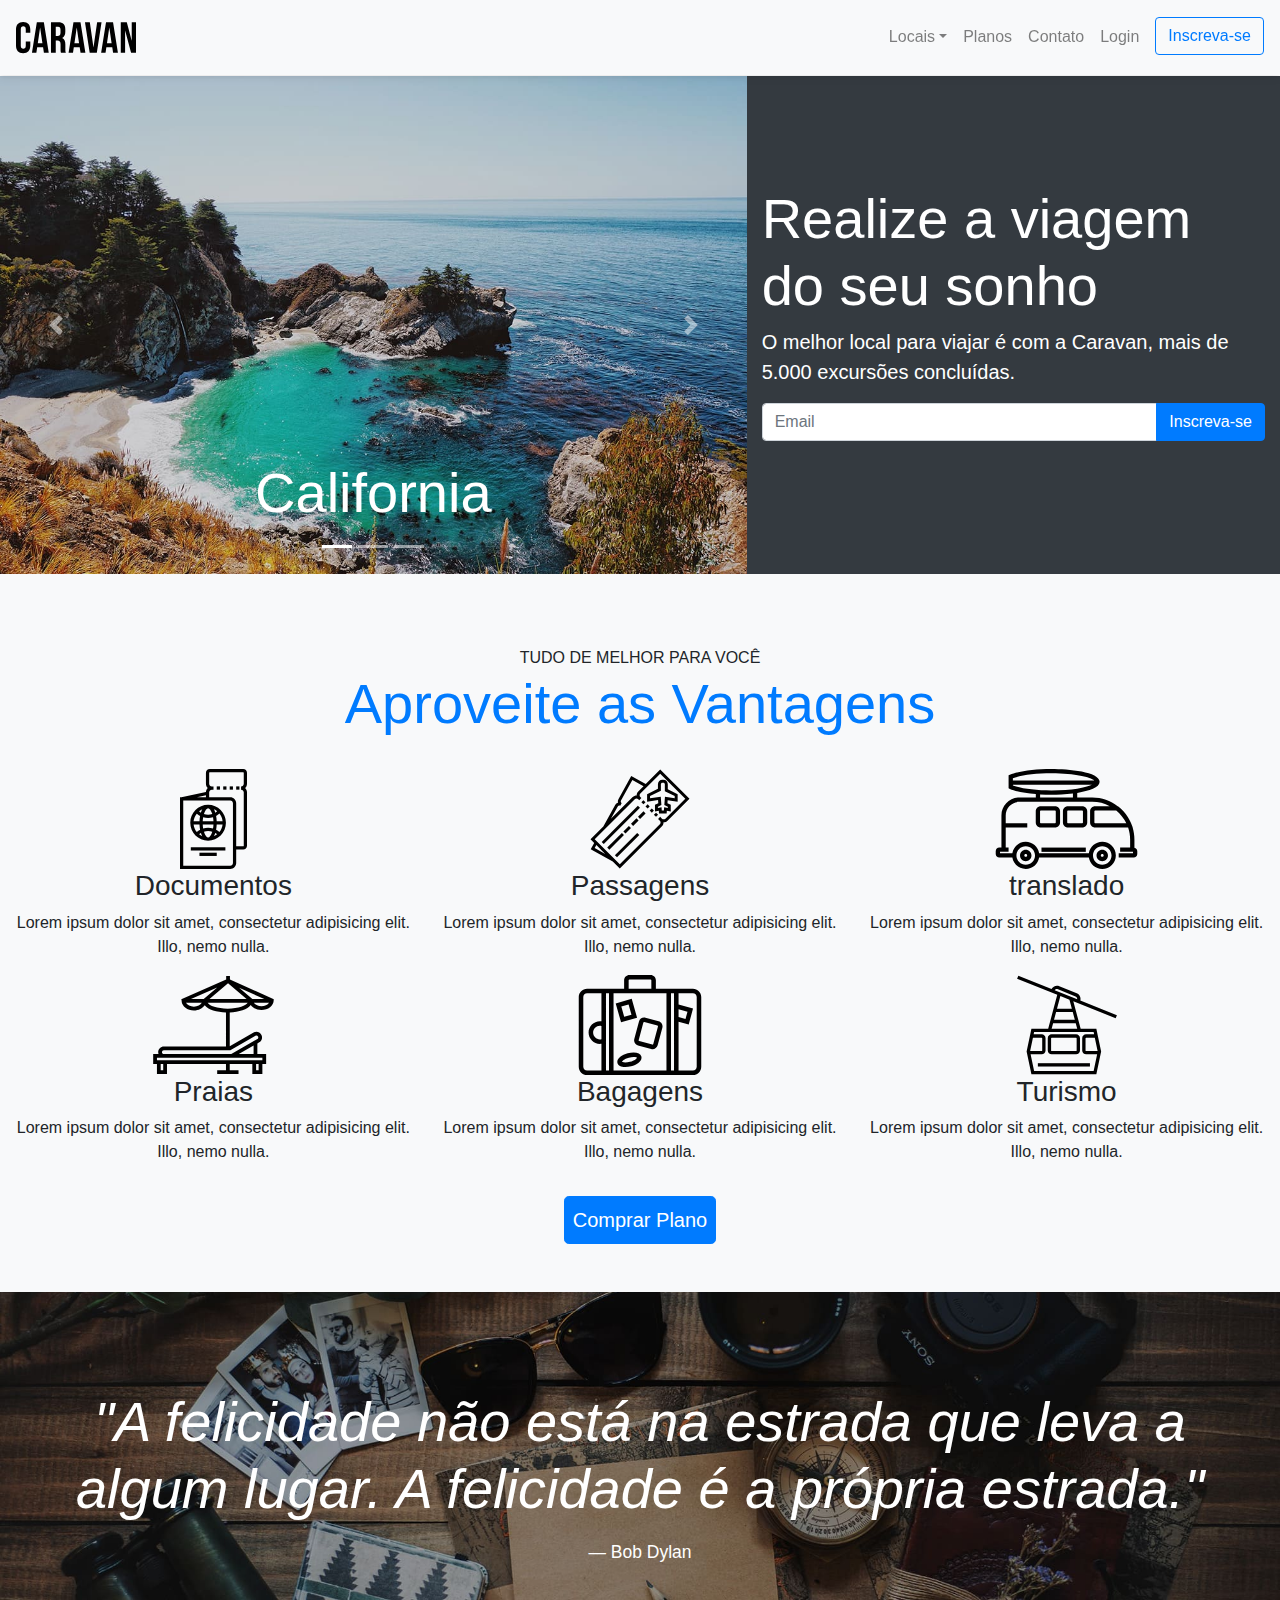
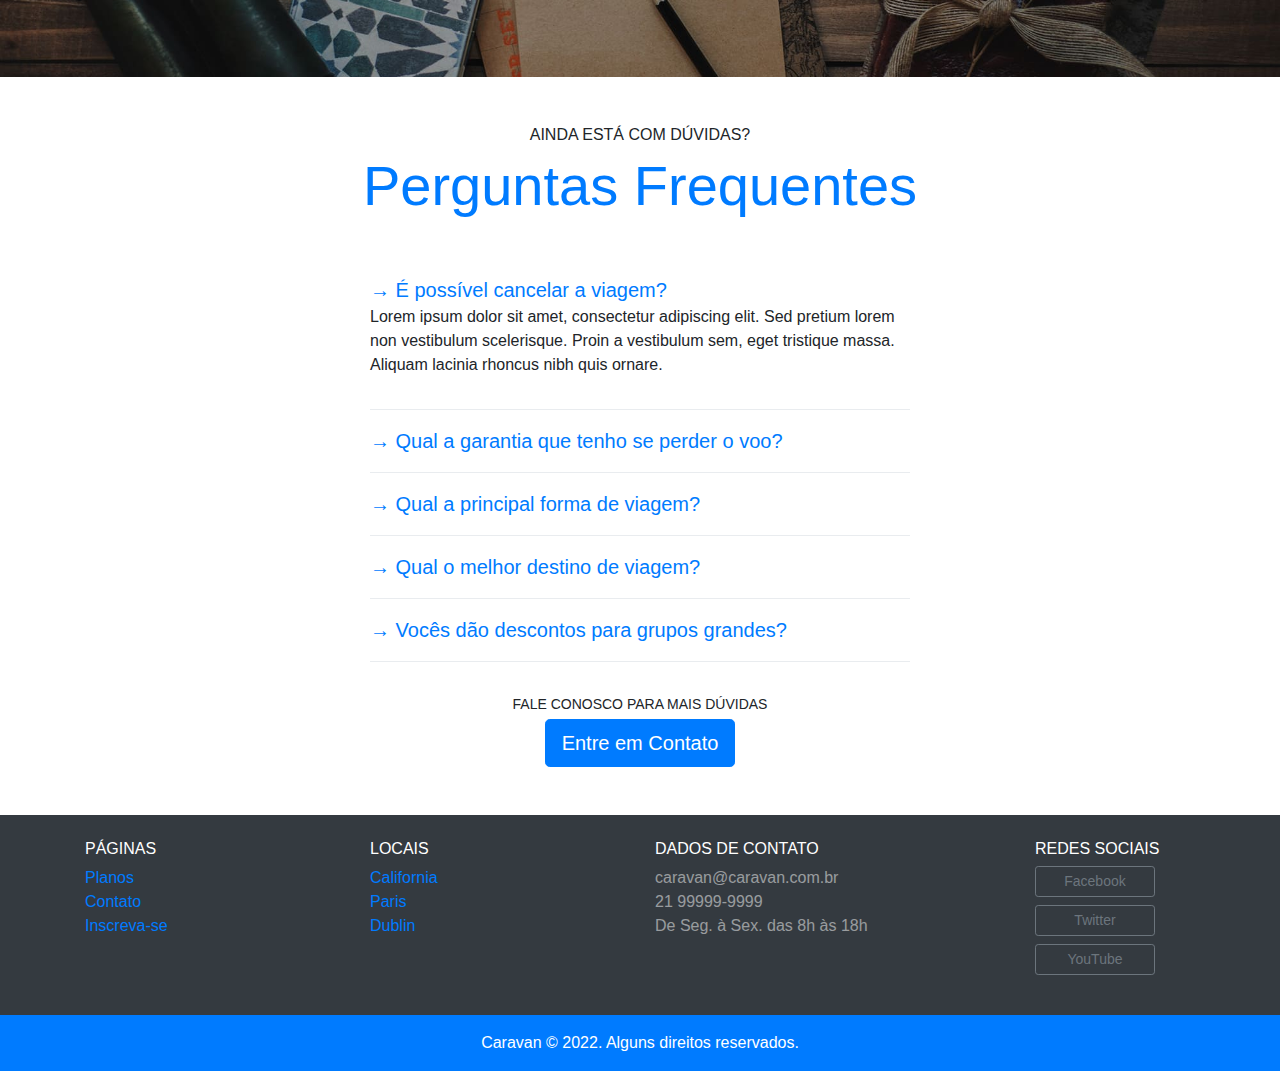
<file: index.html>
<!DOCTYPE html>
<html lang="pt-br">

<head>
  <meta charset="UTF-8">
  <meta http-equiv="X-UA-Compatible" content="IE=edge">
  <meta name="viewport" content="width=device-width, initial-scale=1.0">
  <link rel="stylesheet" href="css/bootstrap.css">
  <link rel="stylesheet" href="css/style.css">
  <link rel="shortcut icon" href="img/favicon.ico" type="image/x-icon">
  <title>Caravan</title>
</head>

<body>

  <header>
    <!-- Modal do login -->
    <div class="modal fade" id="staticBackdrop" data-backdrop="static" data-keyboard="false" tabindex="-1"
      aria-labelledby="staticBackdropLabel" aria-hidden="true">
      <div class="modal-dialog">
        <div class="modal-content">
          <div class="modal-header">
            <h5 class="modal-title" id="staticBackdropLabel">Entre na Sua Conta</h5>
            <button type="button" class="close" data-dismiss="modal" aria-label="Close">
              <span aria-hidden="true">&times;</span>
            </button>
          </div>
          <form class="m-3">
            <div class="form-group">
              <label for="exampleInputEmail1">Email</label>
              <input type="email" class="form-control" id="exampleInputEmail1" aria-describedby="emailHelp">
            </div>
            <div class="form-group">
              <label for="exampleInputPassword1">Senha</label>
              <input type="password" class="form-control" id="exampleInputPassword1">
              <small id="emailHelp" class="form-text text-muted">Esqueceu a senha? <a href="#">Clique aqui.</a></small>
            </div>
            <button type="submit" class="btn btn-primary">Entrar na Conta</button>
          </form>
        </div>
      </div>
    </div>

    <nav class="navbar navbar-expand-md navbar-light bg-light fixed-top py-3 box-shadow">
      <a class="navbar-brand" href="index.html"><img src="img/caravan.svg" alt=""></a>
      <button class="navbar-toggler" type="button" data-toggle="collapse" data-target="#navbarSupportedContent"
        aria-controls="navbarSupportedContent" aria-expanded="false" aria-label="Toggle navigation">
        <span class="navbar-toggler-icon"></span>
      </button>

      <div class="collapse navbar-collapse" id="navbarSupportedContent">
        <ul class="navbar-nav ml-auto">
          <li class="nav-item dropdown">
            <a class="nav-link dropdown-toggle" href="local.html" role="button" data-toggle="dropdown"
              aria-expanded="false">Locais</a>
            <div class="dropdown-menu">
              <a class="dropdown-item" href="local.html">California</a>
              <a class="dropdown-item" href="local.html">Paris</a>
              <a class="dropdown-item" href="local.html">Dublin</a>
            </div>
          </li>
          <li class="nav-item">
            <a class="nav-link" href="planos.html">Planos</a>
          </li>
          <li class="nav-item">
            <a class="nav-link" href="contato.html">Contato</a>
          </li>
          <li class="nav-item">
            <a class="nav-link" data-toggle="modal" data-target="#staticBackdrop" href="#">Login</a>
          </li>
          <li class="nav-item">
            <a class="btn btn-outline-primary ml-md-2" href="inscricao.html">Inscreva-se</a>
          </li>
        </ul>
      </div>
    </nav>
  </header>

  <section class="container-fluid">
    <div class="row bg-dark text-white">
      <div class="col-lg-7 p-0">
        <div id="carocelcidade" class="carousel slide" data-ride="carousel">
          <ol class="carousel-indicators">
            <li data-target="#carocelcidade" data-slide-to="0" class="active"></li>
            <li data-target="#carocelcidade" data-slide-to="1"></li>
            <li data-target="#carocelcidade" data-slide-to="2"></li>
          </ol>
          <div class="carousel-inner">
            <div class="carousel-item active">
              <img src="img/california.jpg" class="d-block w-100" alt="Imagem da praia de California">
              <div class="carousel-caption ">
                <h5 class="display-4">California</h5>
              </div>
            </div>
            <div class="carousel-item">
              <img src="img/paris.jpg" class="d-block w-100" alt="Imagem ponto turistico de Paris">
              <div class="carousel-caption ">
                <h5 class="display-4">Paris</h5>
              </div>
            </div>
            <div class="carousel-item">
              <img src="img/dublin.jpg" class="d-block w-100" alt="Imagem das montanhas de Dublin">
              <div class="carousel-caption ">
                <h5 class="display-4">Dublin</h5>
              </div>
            </div>
          </div>
          <button class="carousel-control-prev" type="button" data-target="#carocelcidade" data-slide="prev">
            <span class="carousel-control-prev-icon" aria-hidden="true"></span>
            <span class="sr-only">Previous</span>
          </button>
          <button class="carousel-control-next" type="button" data-target="#carocelcidade" data-slide="next">
            <span class="carousel-control-next-icon" aria-hidden="true"></span>
            <span class="sr-only">Next</span>
          </button>
        </div>
      </div>
      <div class="col-lg-5 m-auto">
        <h1 class="display-4">Realize a viagem do seu sonho</h1>
        <p class="lead">O melhor local para viajar é com a Caravan, mais de 5.000 excursões concluídas.</p>
        <form class="input-group"><input type="text" class="form-control" placeholder="Email" aria-label="Email"
            aria-describedby="button-addon2">
          <div class="input-group-append">
            <button class="btn btn-outline-primary bg-primary text-white mb-4" type="button"
              id="button-addon2">Inscreva-se</button>
          </div>
        </form>
      </div>
    </div>
  </section>

  <section class="container-fluid bg-light text-center py-5">
    <div class="text-center py-4">
      <span class="h6">TUDO DE MELHOR PARA VOCÊ</span>
      <h2 class="display-4 text-primary">Aproveite as Vantagens</h2>
    </div>
    <div class="row">
      <div class="col-xl-4 col-md-6">
        <img src="img/icones/passaporte.svg" style="height: 100px;" alt="Documentos">
        <h3>Documentos</h3>
        <p>Lorem ipsum dolor sit amet, consectetur adipisicing elit. Illo, nemo nulla.</p>
      </div>
      <div class="col-xl-4 col-md-6">
        <img src="img/icones/passagens.svg" style="height: 100px;" alt="Passaporte">
        <h3>Passagens</h3>
        <p>Lorem ipsum dolor sit amet, consectetur adipisicing elit. Illo, nemo nulla.</p>
      </div>
      <div class="col-xl-4 col-md-6">
        <img src="img/icones/translado.svg" style="height: 100px;" alt="translado">
        <h3>translado</h3>
        <p>Lorem ipsum dolor sit amet, consectetur adipisicing elit. Illo, nemo nulla.</p>
      </div>
      <div class="col-xl-4 col-md-6">
        <img src="img/icones/praias.svg" style="height: 100px;" alt="Praias">
        <h3>Praias</h3>
        <p>Lorem ipsum dolor sit amet, consectetur adipisicing elit. Illo, nemo nulla.</p>
      </div>
      <div class="col-xl-4 col-md-6">
        <img src="img/icones/bagagens.svg" style="height: 100px;" alt="bagagens">
        <h3>Bagagens</h3>
        <p>Lorem ipsum dolor sit amet, consectetur adipisicing elit. Illo, nemo nulla.</p>
      </div>
      <div class="col-xl-4 col-md-6">
        <img src="img/icones/turismo.svg" style="height: 100px;" alt="turismo">
        <h3>Turismo</h3>
        <p>Lorem ipsum dolor sit amet, consectetur adipisicing elit. Illo, nemo nulla.</p>
      </div>
    </div>
    <a class="btn btn-primary btn-lg p-2 mt-3" href="planos.html">Comprar Plano</a>
  </section>

  <section id="bg-quote" class="container-fluid text-center text-white p-5">
    <blockquote class="blockquote py-5">
      <p class="display-4"><em>"A felicidade não está na estrada que leva a algum lugar. A felicidade é a própria
          estrada."</em></p>
      <footer class="blockquote-footer text-white">Bob Dylan</footer>
    </blockquote>
  </section>

  <section class="container">
    <div class="my-5 text-center">
      <span class="h6 d-block">AINDA ESTÁ COM DÚVIDAS?</span>
      <h2 class="display-4 text-primary">Perguntas Frequentes</h2>
    </div>
    <div class="row justify-content-center">
      <div class="col-md-6" id="perguntasFrequentes" data-children=".pergunta">
        <div class="pergunta py-2">
          <a class="lead" data-toggle="collapse" href="#pergunta1" aria-expanded="true" aria-controls="pergunta1">→ É
            possível cancelar a viagem?</a>
          <div id="pergunta1" class="collapse show" data-parent="#perguntasFrequentes" role="tabpanel">
            <p>Lorem ipsum dolor sit amet, consectetur adipiscing elit. Sed pretium lorem non vestibulum scelerisque.
              Proin a vestibulum sem, eget tristique massa. Aliquam lacinia rhoncus nibh quis ornare.</p>
          </div>
        </div>
        <div class="dropdown-divider"></div>
        <div class="pergunta py-2">
          <a class="lead" data-toggle="collapse" href="#pergunta2" aria-expanded="true" aria-controls="pergunta2">→ Qual
            a garantia que tenho se perder o voo?</a>
          <div id="pergunta2" class="collapse" data-parent="#perguntasFrequentes" role="tabpanel">
            <p>Lorem ipsum dolor sit amet, consectetur adipiscing elit. Sed pretium lorem non vestibulum scelerisque.
              Proin a vestibulum sem, eget tristique massa. Aliquam lacinia rhoncus nibh quis ornare.</p>
          </div>
        </div>
        <div class="dropdown-divider"></div>
        <div class="pergunta py-2">
          <a class="lead" data-toggle="collapse" href="#pergunta3" aria-expanded="true" aria-controls="pergunta3">→ Qual
            a principal forma de viagem?</a>
          <div id="pergunta3" class="collapse" data-parent="#perguntasFrequentes" role="tabpanel">
            <p>Lorem ipsum dolor sit amet, consectetur adipiscing elit. Sed pretium lorem non vestibulum scelerisque.
              Proin a vestibulum sem, eget tristique massa. Aliquam lacinia rhoncus nibh quis ornare.</p>
          </div>
        </div>
        <div class="dropdown-divider"></div>
        <div class="pergunta py-2">
          <a class="lead" data-toggle="collapse" href="#pergunta4" aria-expanded="true" aria-controls="pergunta4">→ Qual
            o melhor destino de viagem?</a>
          <div id="pergunta4" class="collapse" data-parent="#perguntasFrequentes" role="tabpanel">
            <p>Lorem ipsum dolor sit amet, consectetur adipiscing elit. Sed pretium lorem non vestibulum scelerisque.
              Proin a vestibulum sem, eget tristique massa. Aliquam lacinia rhoncus nibh quis ornare.</p>
          </div>
        </div>
        <div class="dropdown-divider"></div>
        <div class="pergunta py-2">
          <a class="lead" data-toggle="collapse" href="#pergunta5" aria-expanded="true" aria-controls="pergunta5">→
            Vocês dão descontos para grupos grandes?</a>
          <div id="pergunta5" class="collapse" data-parent="#perguntasFrequentes" role="tabpanel">
            <p>Lorem ipsum dolor sit amet, consectetur adipiscing elit. Sed pretium lorem non vestibulum scelerisque.
              Proin a vestibulum sem, eget tristique massa. Aliquam lacinia rhoncus nibh quis ornare.</p>
          </div>
        </div>
        <div class="dropdown-divider"></div>
      </div>
    </div>
    <div class="text-center my-4">
      <p class="small m-1">FALE CONOSCO PARA MAIS DÚVIDAS</p>
      <a class="btn btn-primary btn-lg" href="contato.html">Entre em Contato</a>
    </div>
  </section>

  <footer class="bg-dark text-white mt-5">
    <div class="container py-4">
      <div class="row">
        <div class="col-md-3 col-6">
          <h6>PÁGINAS</h6>
          <ul class="list-unstyled">
            <li><a href="#">Planos</a></li>
            <li><a href="#">Contato</a></li>
            <li><a href="#">Inscreva-se</a></li>
          </ul>
        </div>
        <div class="col-md-3 col-6">
          <h6>LOCAIS</h6>
          <ul class="list-unstyled">
            <li><a href="#">California</a></li>
            <li><a href="#">Paris</a></li>
            <li><a href="#">Dublin</a></li>
          </ul>
        </div>
        <div class="col-md-4">
          <h6>DADOS DE CONTATO</h6>
          <ul class="list-unstyled text-white-50">
            <li>caravan@caravan.com.br</li>
            <li>21 99999-9999</li>
            <li>De Seg. à Sex. das 8h às 18h</li>
          </ul>
        </div>
        <div class="col-md-2">
          <h6>REDES SOCIAIS</h6>
          <ul class="list-unstyled">
            <li><button type="button" class="btn btn-outline-secondary btn-sm mb-2"
                style="width: 120px;">Facebook</button></li>
            <li><button type="button" class="btn btn-outline-secondary btn-sm mb-2"
                style="width: 120px;">Twitter</button></li>
            <li><button type="button" class="btn btn-outline-secondary btn-sm" style="width: 120px;">YouTube</button>
            </li>
          </ul>
        </div>
      </div>
    </div>
    <div>
      <p class="bg-primary py-3 mb-0 text-center">Caravan © 2022. Alguns direitos reservados.</p>
    </div>
  </footer>

  <script src="js/jquery.js"></script>
  <script src="js/bootstrap.bundle.js"></script>
  <script src="js/bootstrap.min.js"></script>
  <script src="js/app.js"></script>
</body>

</html>
</file>
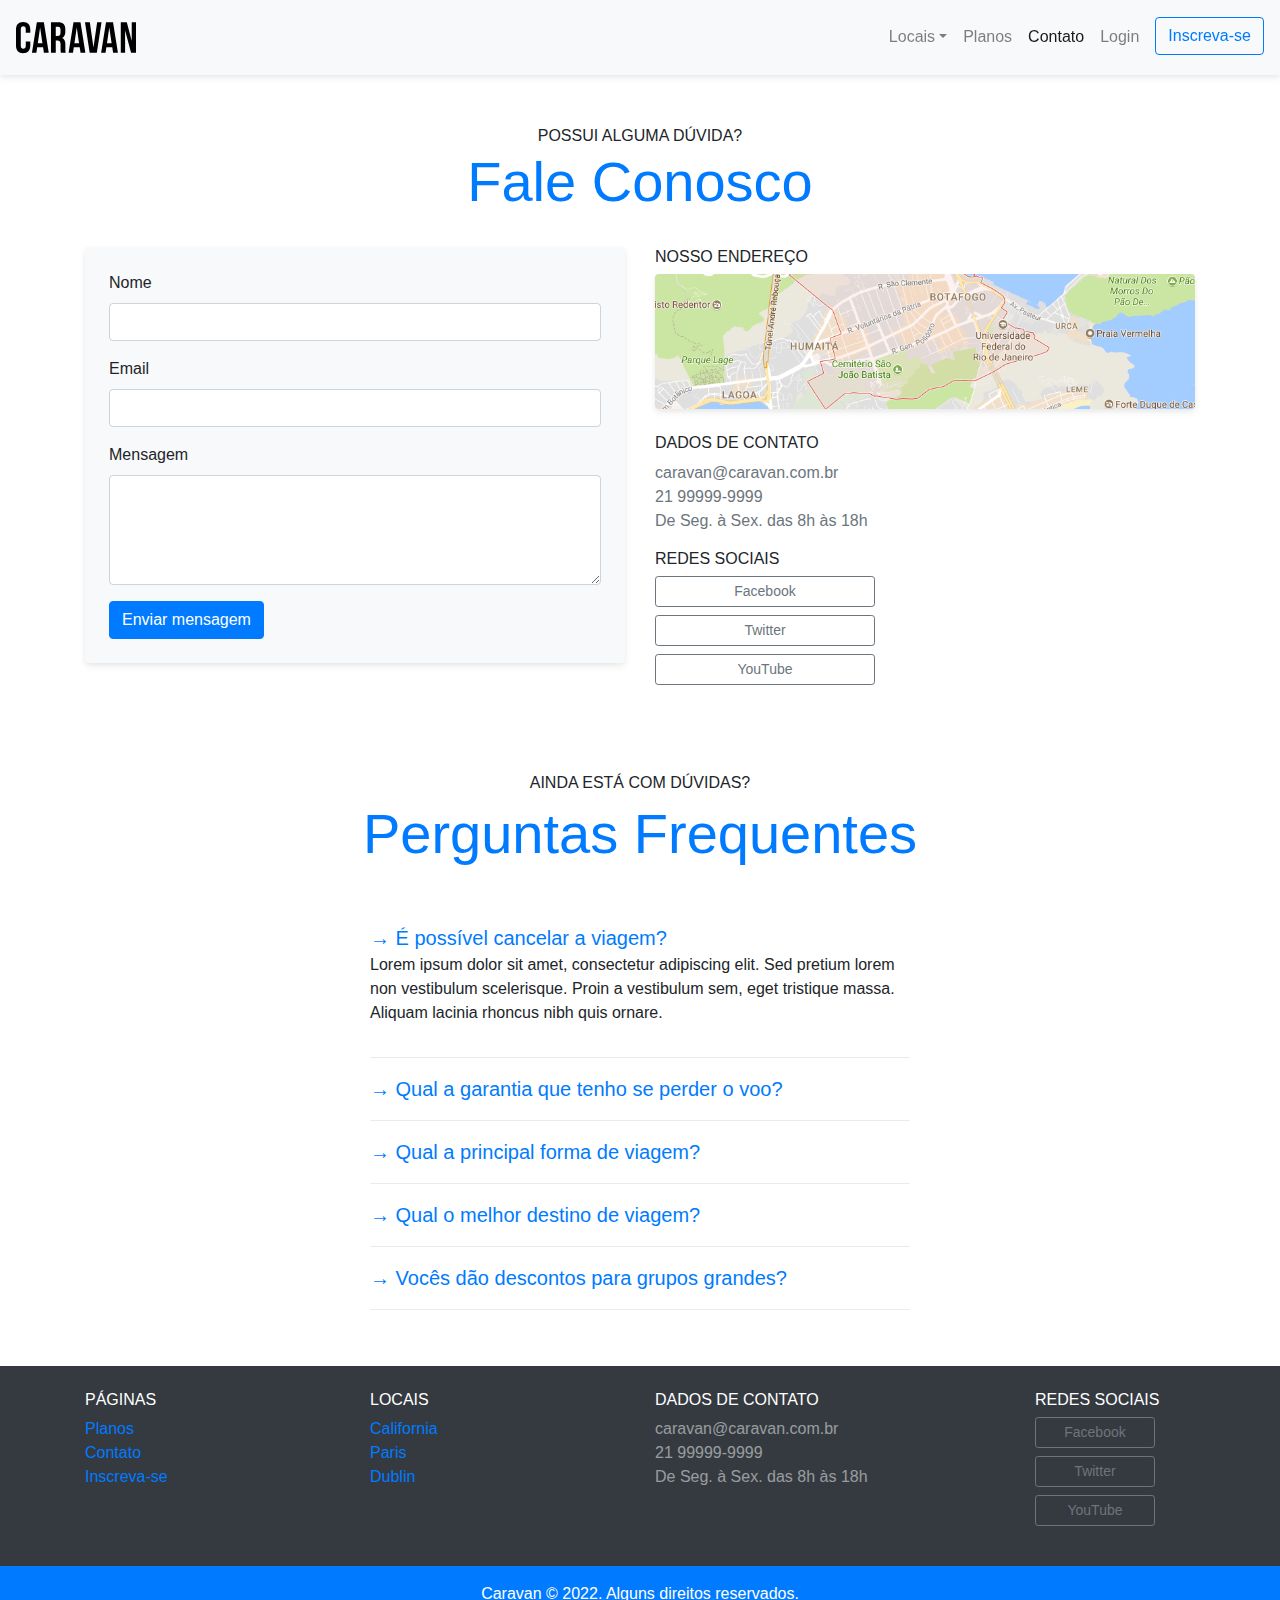
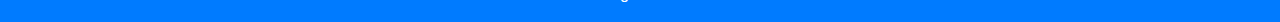
<file: contato.html>
<!DOCTYPE html>
<html lang="pt-br">

<head>
  <meta charset="UTF-8">
  <meta http-equiv="X-UA-Compatible" content="IE=edge">
  <meta name="viewport" content="width=device-width, initial-scale=1.0">
  <link rel="stylesheet" href="css/bootstrap.css">
  <link rel="stylesheet" href="css/style.css">
  <link rel="shortcut icon" href="img/favicon.ico" type="image/x-icon">
  <title>Caravan - Contato</title>
</head>

<body>

  <header>
    <!-- Modal do login -->
    <div class="modal fade" id="staticBackdrop" data-backdrop="static" data-keyboard="false" tabindex="-1"
      aria-labelledby="staticBackdropLabel" aria-hidden="true">
      <div class="modal-dialog">
        <div class="modal-content">
          <div class="modal-header">
            <h5 class="modal-title" id="staticBackdropLabel">Entre na Sua Conta</h5>
            <button type="button" class="close" data-dismiss="modal" aria-label="Close">
              <span aria-hidden="true">&times;</span>
            </button>
          </div>
          <form class="m-3">
            <div class="form-group">
              <label for="exampleInputEmail1">Email</label>
              <input type="email" class="form-control" id="exampleInputEmail1" aria-describedby="emailHelp">
            </div>
            <div class="form-group">
              <label for="exampleInputPassword1">Senha</label>
              <input type="password" class="form-control" id="exampleInputPassword1">
              <small id="emailHelp" class="form-text text-muted">Esqueceu a senha? <a href="#">Clique aqui.</a></small>
            </div>
            <button type="submit" class="btn btn-primary">Entrar na Conta</button>
          </form>
        </div>
      </div>
    </div>

    <nav class="navbar navbar-expand-md navbar-light bg-light fixed-top py-3 box-shadow">
      <a class="navbar-brand" href="index.html"><img src="img/caravan.svg" alt="logo do site"></a>
      <button class="navbar-toggler" type="button" data-toggle="collapse" data-target="#navbarSupportedContent"
        aria-controls="navbarSupportedContent" aria-expanded="false" aria-label="Toggle navigation">
        <span class="navbar-toggler-icon"></span>
      </button>

      <div class="collapse navbar-collapse" id="navbarSupportedContent">
        <ul class="navbar-nav ml-auto">
          <li class="nav-item dropdown">
            <a class="nav-link dropdown-toggle" href="local.html" role="button" data-toggle="dropdown"
              aria-expanded="false">Locais</a>
            <div class="dropdown-menu">
              <a class="dropdown-item" href="local.html">California</a>
              <a class="dropdown-item" href="local.html">Paris</a>
              <a class="dropdown-item" href="local.html">Dublin</a>
            </div>
          </li>
          <li class="nav-item">
            <a class="nav-link" href="planos.html">Planos</a>
          </li>
          <li class="nav-item">
            <a class="nav-link active" href="contato.html">Contato</a>
          </li>
          <li class="nav-item">
            <a class="nav-link" data-toggle="modal" data-target="#staticBackdrop" href="#">Login</a>
          </li>
          <li class="nav-item">
            <a class="btn btn-outline-primary ml-md-2" href="inscricao.html">Inscreva-se</a>
          </li>
        </ul>
      </div>
    </nav>
  </header>

  <section class="container py-4">
    <div class="text-center py-4">
      <span class="h6">POSSUI ALGUMA DÚVIDA?</span>
      <h1 class="display-4 text-primary">Fale Conosco</h1>
    </div>
    <div class="row">
      <div class="col-lg mb-4">
        <form class="bg-light rounded p-4 box-shadow">
          <div class="form-group">
            <label for="clienteEmail">Nome</label>
            <input type="email" class="form-control" id="clienteEmail" aria-describedby="emailHelp">
          </div>
          <div class="form-group">
            <label for="senhadousuario">Email</label>
            <input type="password" class="form-control" id="senhadousuario">
          </div>
          <div class="form-group">
            <label for="descricaousuario">Mensagem</label>
            <textarea class="form-control" id="descricaousuario" rows="4"></textarea>
          </div>
          <button type="submit" class="btn btn-primary">Enviar mensagem</button>
        </form>
      </div>
      <div class="col-lg">
        <h2 class="h6">NOSSO ENDEREÇO</h2>
        <a href="#"><img src="img/mapa.png" class="img-fluid rounded box-shadow mb-4" alt="Endereço da loja"></a>
        <h2 class="h6">DADOS DE CONTATO</h2>
        <ul class="list-unstyled text-muted ">
          <li>caravan@caravan.com.br</li>
          <li>21 99999-9999</li>
          <li>De Seg. à Sex. das 8h às 18h</li>
        </ul>
        <h2 class="h6">REDES SOCIAIS</h2>
        <ul class="list-unstyled">
          <li><button type="button" class="btn btn-outline-secondary btn-sm mb-2"
              style="width: 220px;">Facebook</button></li>
          <li><button type="button" class="btn btn-outline-secondary btn-sm mb-2" style="width: 220px;">Twitter</button>
          </li>
          <li><button type="button" class="btn btn-outline-secondary btn-sm" style="width: 220px;">YouTube</button></li>
        </ul>
      </div>
    </div>
  </section>

  <section class="container">
    <div class="my-5 text-center">
      <span class="h6 d-block">AINDA ESTÁ COM DÚVIDAS?</span>
      <h2 class="display-4 text-primary">Perguntas Frequentes</h2>
    </div>
    <div class="row justify-content-center">
      <div class="col-md-6" id="perguntasFrequentes" data-children=".pergunta">
        <div class="pergunta py-2">
          <a class="lead" data-toggle="collapse" href="#pergunta1" aria-expanded="true" aria-controls="pergunta1">→ É
            possível cancelar a viagem?</a>
          <div id="pergunta1" class="collapse show" data-parent="#perguntasFrequentes" role="tabpanel">
            <p>Lorem ipsum dolor sit amet, consectetur adipiscing elit. Sed pretium lorem non vestibulum scelerisque.
              Proin a vestibulum sem, eget tristique massa. Aliquam lacinia rhoncus nibh quis ornare.</p>
          </div>
        </div>
        <div class="dropdown-divider"></div>
        <div class="pergunta py-2">
          <a class="lead" data-toggle="collapse" href="#pergunta2" aria-expanded="true" aria-controls="pergunta2">→ Qual
            a garantia que tenho se perder o voo?</a>
          <div id="pergunta2" class="collapse" data-parent="#perguntasFrequentes" role="tabpanel">
            <p>Lorem ipsum dolor sit amet, consectetur adipiscing elit. Sed pretium lorem non vestibulum scelerisque.
              Proin a vestibulum sem, eget tristique massa. Aliquam lacinia rhoncus nibh quis ornare.</p>
          </div>
        </div>
        <div class="dropdown-divider"></div>
        <div class="pergunta py-2">
          <a class="lead" data-toggle="collapse" href="#pergunta3" aria-expanded="true" aria-controls="pergunta3">→ Qual
            a principal forma de viagem?</a>
          <div id="pergunta3" class="collapse" data-parent="#perguntasFrequentes" role="tabpanel">
            <p>Lorem ipsum dolor sit amet, consectetur adipiscing elit. Sed pretium lorem non vestibulum scelerisque.
              Proin a vestibulum sem, eget tristique massa. Aliquam lacinia rhoncus nibh quis ornare.</p>
          </div>
        </div>
        <div class="dropdown-divider"></div>
        <div class="pergunta py-2">
          <a class="lead" data-toggle="collapse" href="#pergunta4" aria-expanded="true" aria-controls="pergunta4">→ Qual
            o melhor destino de viagem?</a>
          <div id="pergunta4" class="collapse" data-parent="#perguntasFrequentes" role="tabpanel">
            <p>Lorem ipsum dolor sit amet, consectetur adipiscing elit. Sed pretium lorem non vestibulum scelerisque.
              Proin a vestibulum sem, eget tristique massa. Aliquam lacinia rhoncus nibh quis ornare.</p>
          </div>
        </div>
        <div class="dropdown-divider"></div>
        <div class="pergunta py-2">
          <a class="lead" data-toggle="collapse" href="#pergunta5" aria-expanded="true" aria-controls="pergunta5">→
            Vocês dão descontos para grupos grandes?</a>
          <div id="pergunta5" class="collapse" data-parent="#perguntasFrequentes" role="tabpanel">
            <p>Lorem ipsum dolor sit amet, consectetur adipiscing elit. Sed pretium lorem non vestibulum scelerisque.
              Proin a vestibulum sem, eget tristique massa. Aliquam lacinia rhoncus nibh quis ornare.</p>
          </div>
        </div>
        <div class="dropdown-divider"></div>
      </div>
    </div>
  </section>

  <footer class="bg-dark text-white mt-5">
    <div class="container py-4">
      <div class="row">
        <div class="col-md-3 col-6">
          <h6>PÁGINAS</h6>
          <ul class="list-unstyled">
            <li><a href="#">Planos</a></li>
            <li><a href="#">Contato</a></li>
            <li><a href="#">Inscreva-se</a></li>
          </ul>
        </div>
        <div class="col-md-3 col-6">
          <h6>LOCAIS</h6>
          <ul class="list-unstyled">
            <li><a href="#">California</a></li>
            <li><a href="#">Paris</a></li>
            <li><a href="#">Dublin</a></li>
          </ul>
        </div>
        <div class="col-md-4">
          <h6>DADOS DE CONTATO</h6>
          <ul class="list-unstyled text-white-50">
            <li>caravan@caravan.com.br</li>
            <li>21 99999-9999</li>
            <li>De Seg. à Sex. das 8h às 18h</li>
          </ul>
        </div>
        <div class="col-md-2">
          <h6>REDES SOCIAIS</h6>
          <ul class="list-unstyled">
            <li><button type="button" class="btn btn-outline-secondary btn-sm mb-2"
                style="width: 120px;">Facebook</button></li>
            <li><button type="button" class="btn btn-outline-secondary btn-sm mb-2"
                style="width: 120px;">Twitter</button></li>
            <li><button type="button" class="btn btn-outline-secondary btn-sm" style="width: 120px;">YouTube</button>
            </li>
          </ul>
        </div>
      </div>
    </div>
    <div>
      <p class="bg-primary py-3 mb-0 text-center">Caravan © 2022. Alguns direitos reservados.</p>
    </div>
  </footer>

  <script src="js/jquery.js"></script>
  <script src="js/bootstrap.bundle.js"></script>
  <script src="js/bootstrap.min.js"></script>
  <script src="js/app.js"></script>
</body>

</html>
</file>
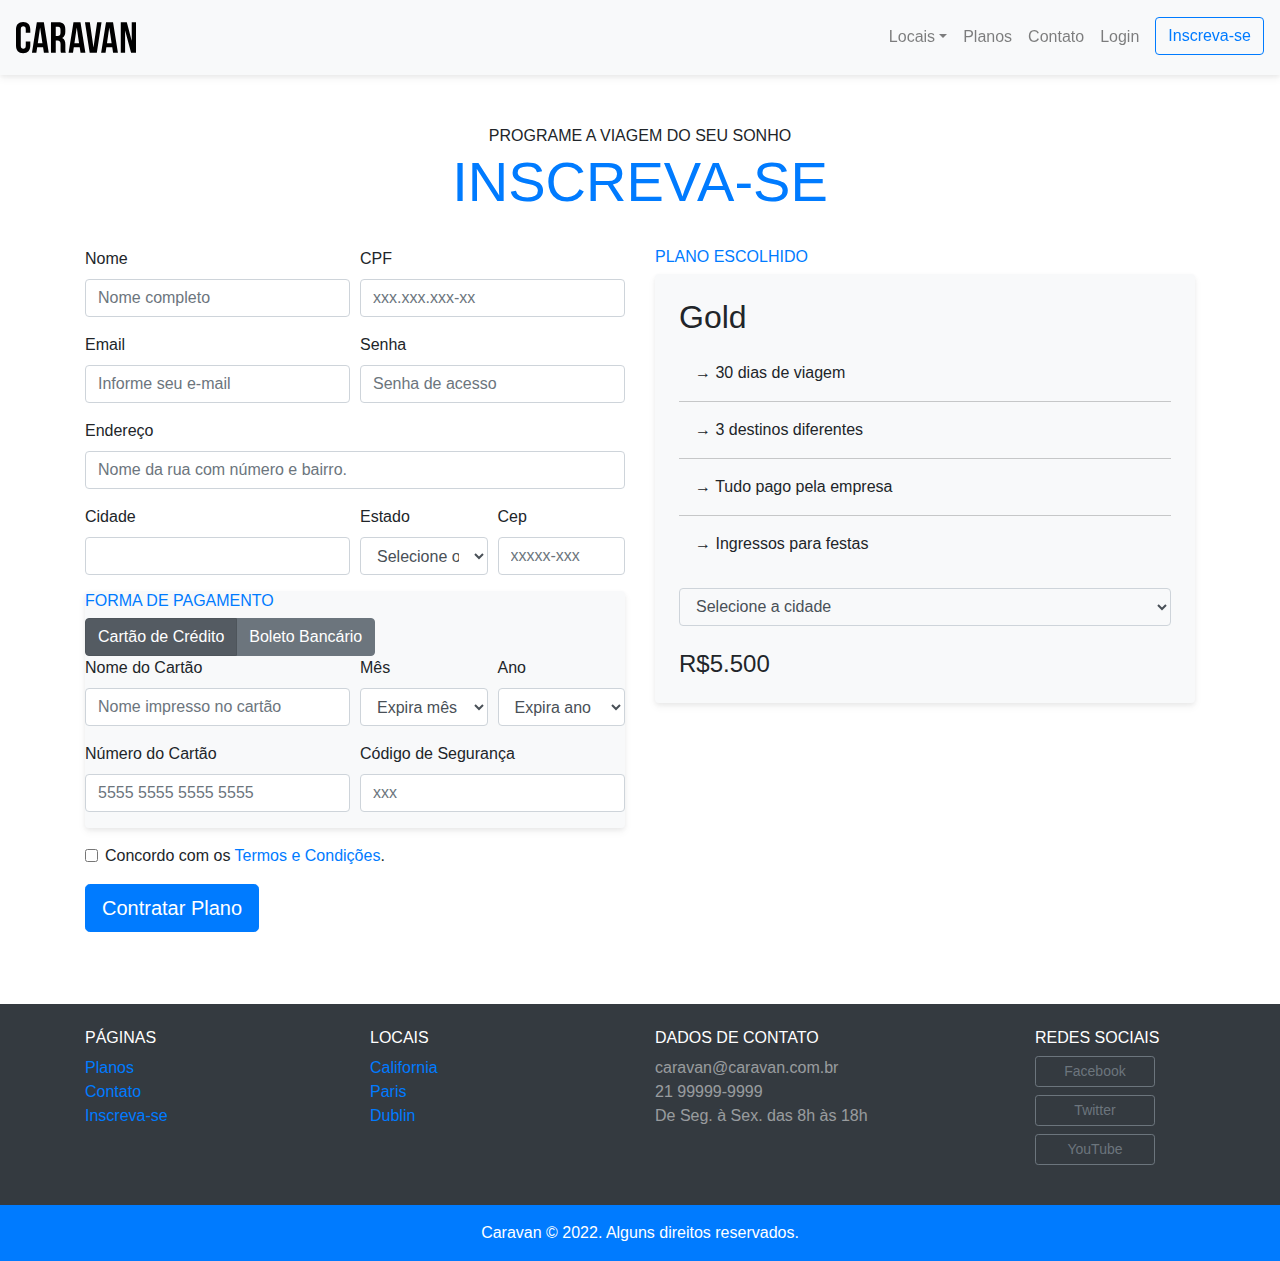
<file: inscricao.html>
<!DOCTYPE html>
<html lang="pt-br">

<head>
  <meta charset="UTF-8">
  <meta http-equiv="X-UA-Compatible" content="IE=edge">
  <meta name="viewport" content="width=device-width, initial-scale=1.0">
  <link rel="stylesheet" href="css/bootstrap.css">
  <link rel="stylesheet" href="css/style.css">
  <link rel="shortcut icon" href="img/favicon.ico" type="image/x-icon">
  <title>Caravan - Inscrição</title>
</head>

<body>

  <header>
    <!-- Modal do login -->
    <div class="modal fade" id="staticBackdrop" data-backdrop="static" data-keyboard="false" tabindex="-1"
      aria-labelledby="staticBackdropLabel" aria-hidden="true">
      <div class="modal-dialog">
        <div class="modal-content">
          <div class="modal-header">
            <h5 class="modal-title" id="staticBackdropLabel">Entre na Sua Conta</h5>
            <button type="button" class="close" data-dismiss="modal" aria-label="Close">
              <span aria-hidden="true">&times;</span>
            </button>
          </div>
          <form class="m-3">
            <div class="form-group">
              <label for="exampleInputEmail1">Email</label>
              <input type="email" class="form-control" id="exampleInputEmail1" aria-describedby="emailHelp">
            </div>
            <div class="form-group">
              <label for="exampleInputPassword1">Senha</label>
              <input type="password" class="form-control" id="exampleInputPassword1">
              <small id="emailHelp" class="form-text text-muted">Esqueceu a senha? <a href="#">Clique aqui.</a></small>
            </div>
            <button type="submit" class="btn btn-primary">Entrar na Conta</button>
          </form>
        </div>
      </div>
    </div>

    <nav class="navbar navbar-expand-md navbar-light bg-light fixed-top py-3 box-shadow">
      <a class="navbar-brand" href="index.html"><img src="img/caravan.svg" alt="logo do site"></a>
      <button class="navbar-toggler" type="button" data-toggle="collapse" data-target="#navbarSupportedContent"
        aria-controls="navbarSupportedContent" aria-expanded="false" aria-label="Toggle navigation">
        <span class="navbar-toggler-icon"></span>
      </button>

      <div class="collapse navbar-collapse" id="navbarSupportedContent">
        <ul class="navbar-nav ml-auto">
          <li class="nav-item dropdown">
            <a class="nav-link dropdown-toggle" href="local.html" role="button" data-toggle="dropdown"
              aria-expanded="false">Locais</a>
            <div class="dropdown-menu">
              <a class="dropdown-item" href="local.html">California</a>
              <a class="dropdown-item" href="local.html">Paris</a>
              <a class="dropdown-item" href="local.html">Dublin</a>
            </div>
          </li>
          <li class="nav-item">
            <a class="nav-link" href="planos.html">Planos</a>
          </li>
          <li class="nav-item">
            <a class="nav-link" href="contato.html">Contato</a>
          </li>
          <li class="nav-item">
            <a class="nav-link" data-toggle="modal" data-target="#staticBackdrop" href="#">Login</a>
          </li>
          <li class="nav-item">
            <a class="btn btn-outline-primary ml-md-2" href="inscricao.html">Inscreva-se</a>
          </li>
        </ul>
      </div>
    </nav>
  </header>

  <section class="container py-4">
    <div class="text-center py-4">
      <span class="h6">PROGRAME A VIAGEM DO SEU SONHO</span>
      <h1 class="display-4 text-primary">INSCREVA-SE</h1>
    </div>
    <div class="row">
      <form class="col-md-6">
        <div class="form-row">
          <div class="form-group col-md-6">
            <label for="namecmp">Nome</label>
            <input type="text" class="form-control" id="namecmp" placeholder="Nome completo">
          </div>
          <div class="form-group col-md-6">
            <label for="cpfpessoal">CPF</label>
            <input type="text" class="form-control" id="cpfpessoal" placeholder="xxx.xxx.xxx-xx">
          </div>
          <div class="form-group col-md-6">
            <label for="emailpessoal">Email</label>
            <input type="email" class="form-control" id="emailpessoal" placeholder="Informe seu e-mail">
          </div>
          <div class="form-group col-md-6">
            <label for="senhadousuario">Senha</label>
            <input type="password" class="form-control" id="senhadousuario" placeholder="Senha de acesso">
          </div>
          <div class="form-group col">
            <label for="endereçopessoal">Endereço</label>
            <input type="text" class="form-control" id="endereçopessoal" placeholder="Nome da rua com número e bairro.">
          </div>
        </div>
        <div class="form-row">
          <div class="form-group col-md-6">
            <label for="inputcidade">Cidade</label>
            <input type="text" class="form-control" id="inputcidade">
          </div>
          <div class="form-group col-md-3">
            <label for="inputState">Estado</label>
            <select id="inputState" class="form-control">
              <option selected>Selecione o estado</option>
              <option>São Paulo</option>
              <option>Rio de Janeiro</option>
              <option>Paraná</option>
              <option>Refice</option>
              <option>Bahia</option>
              <option>Amapá</option>
              <option>Santa Catarina</option>
              <option>Belo Horizonte</option>
            </select>
          </div>
          <div class="form-group col-md-3">
            <label for="inputZip">Cep</label>
            <input type="text" class="form-control" id="cpfpessoal" placeholder="xxxxx-xxx">
          </div>
        </div>
        <div class="bg-light rounded box-shadow mb-3">
          <h2 class="h6 text-primary">FORMA DE PAGAMENTO</h2>
          <div class="btn-group btn-group-toggle" data-toggle="buttons">
            <label class="btn btn-secondary active">
              <input type="radio" name="options" id="option1" checked>Cartão de Crédito
            </label>
            <label class="btn btn-secondary">
              <input type="radio" name="options" id="option2">Boleto Bancário
            </label>
          </div>
          <div class="form-row">
            <div class="form-group col-md-6">
              <label for="namecartao">Nome do Cartão</label>
              <input type="text" class="form-control" id="namecartao" placeholder="Nome impresso no cartão">
            </div>
            <div class="form-group col-md-3">
              <label for="mesexpira">Mês</label>
              <select id="mesexpira" class="form-control">
                <option selected>Expira mês</option>
                <option>01</option>
                <option>02</option>
                <option>03</option>
                <option>04</option>
                <option>05</option>
                <option>06</option>
                <option>07</option>
                <option>08</option>
                <option>09</option>
                <option>10</option>
                <option>11</option>
                <option>12</option>
              </select>
            </div>
            <div class="form-group col-md-3">
              <label for="anoexpira">Ano</label>
              <select id="anoexpira" class="form-control">
                <option selected>Expira ano</option>
                <option>2022</option>
                <option>2023</option>
                <option>2024</option>
                <option>2025</option>
                <option>2026</option>
              </select>
            </div>
            <div class="form-group col-md-6">
              <label for="cartaonum">Número do Cartão</label>
              <input type="text" class="form-control" id="cartaonum" placeholder="5555 5555 5555 5555">
            </div>
            <div class="form-group col-md-6">
              <label for="senhaseg">Código de Segurança</label>
              <input type="text" class="form-control" id="senhaseg" placeholder="xxx">
            </div>
          </div>
        </div>
        <div class="form-group">
          <div class="form-check">
            <input class="form-check-input" type="checkbox" id="gridCheck">
            <label class="form-check-label" for="gridCheck">
              Concordo com os <a href="#">Termos e Condições</a>.
            </label>
          </div>
        </div>
        <button type="submit" class="btn btn-primary btn-lg">Contratar Plano</button>
      </form>
      <div class="col-md-6 order-first order-md-1 mb-5">
        <h2 class="h6 text-primary">PLANO ESCOLHIDO</h2>
        <div class="bg-light rounded p-4 box-shadow">
          <h2>Gold</h2>
          <ul class="list-unstyled lista-plano">
            <li>→ 30 dias de viagem</li>
            <li>→ 3 destinos diferentes</li>
            <li>→ Tudo pago pela empresa</li>
            <li>→ Ingressos para festas</li>
          </ul>
          <div>
            <div class="form-group">
              <select class="form-control bg-light" id="imputCidade">
                <option>Selecione a cidade</option>
                <option>California</option>
                <option>Paris</option>
                <option>Dublin</option>
              </select>
            </div>
          </div>
          <div class="row mt-4">
            <div class="col">
              <span class="h4">R$5.500</span>
            </div>
          </div>
        </div>
      </div>
    </div>
  </section>

  <footer class="bg-dark text-white mt-5">
    <div class="container py-4">
      <div class="row">
        <div class="col-md-3 col-6">
          <h6>PÁGINAS</h6>
          <ul class="list-unstyled">
            <li><a href="#">Planos</a></li>
            <li><a href="#">Contato</a></li>
            <li><a href="#">Inscreva-se</a></li>
          </ul>
        </div>
        <div class="col-md-3 col-6">
          <h6>LOCAIS</h6>
          <ul class="list-unstyled">
            <li><a href="#">California</a></li>
            <li><a href="#">Paris</a></li>
            <li><a href="#">Dublin</a></li>
          </ul>
        </div>
        <div class="col-md-4">
          <h6>DADOS DE CONTATO</h6>
          <ul class="list-unstyled text-white-50">
            <li>caravan@caravan.com.br</li>
            <li>21 99999-9999</li>
            <li>De Seg. à Sex. das 8h às 18h</li>
          </ul>
        </div>
        <div class="col-md-2">
          <h6>REDES SOCIAIS</h6>
          <ul class="list-unstyled">
            <li><button type="button" class="btn btn-outline-secondary btn-sm mb-2"
                style="width: 120px;">Facebook</button></li>
            <li><button type="button" class="btn btn-outline-secondary btn-sm mb-2"
                style="width: 120px;">Twitter</button></li>
            <li><button type="button" class="btn btn-outline-secondary btn-sm" style="width: 120px;">YouTube</button>
            </li>
          </ul>
        </div>
      </div>
    </div>
    <div>
      <p class="bg-primary py-3 mb-0 text-center">Caravan © 2022. Alguns direitos reservados.</p>
    </div>
  </footer>

  <script src="js/jquery.js"></script>
  <script src="js/bootstrap.bundle.js"></script>
  <script src="js/bootstrap.min.js"></script>
  <script src="js/app.js"></script>
</body>

</html>
</file>
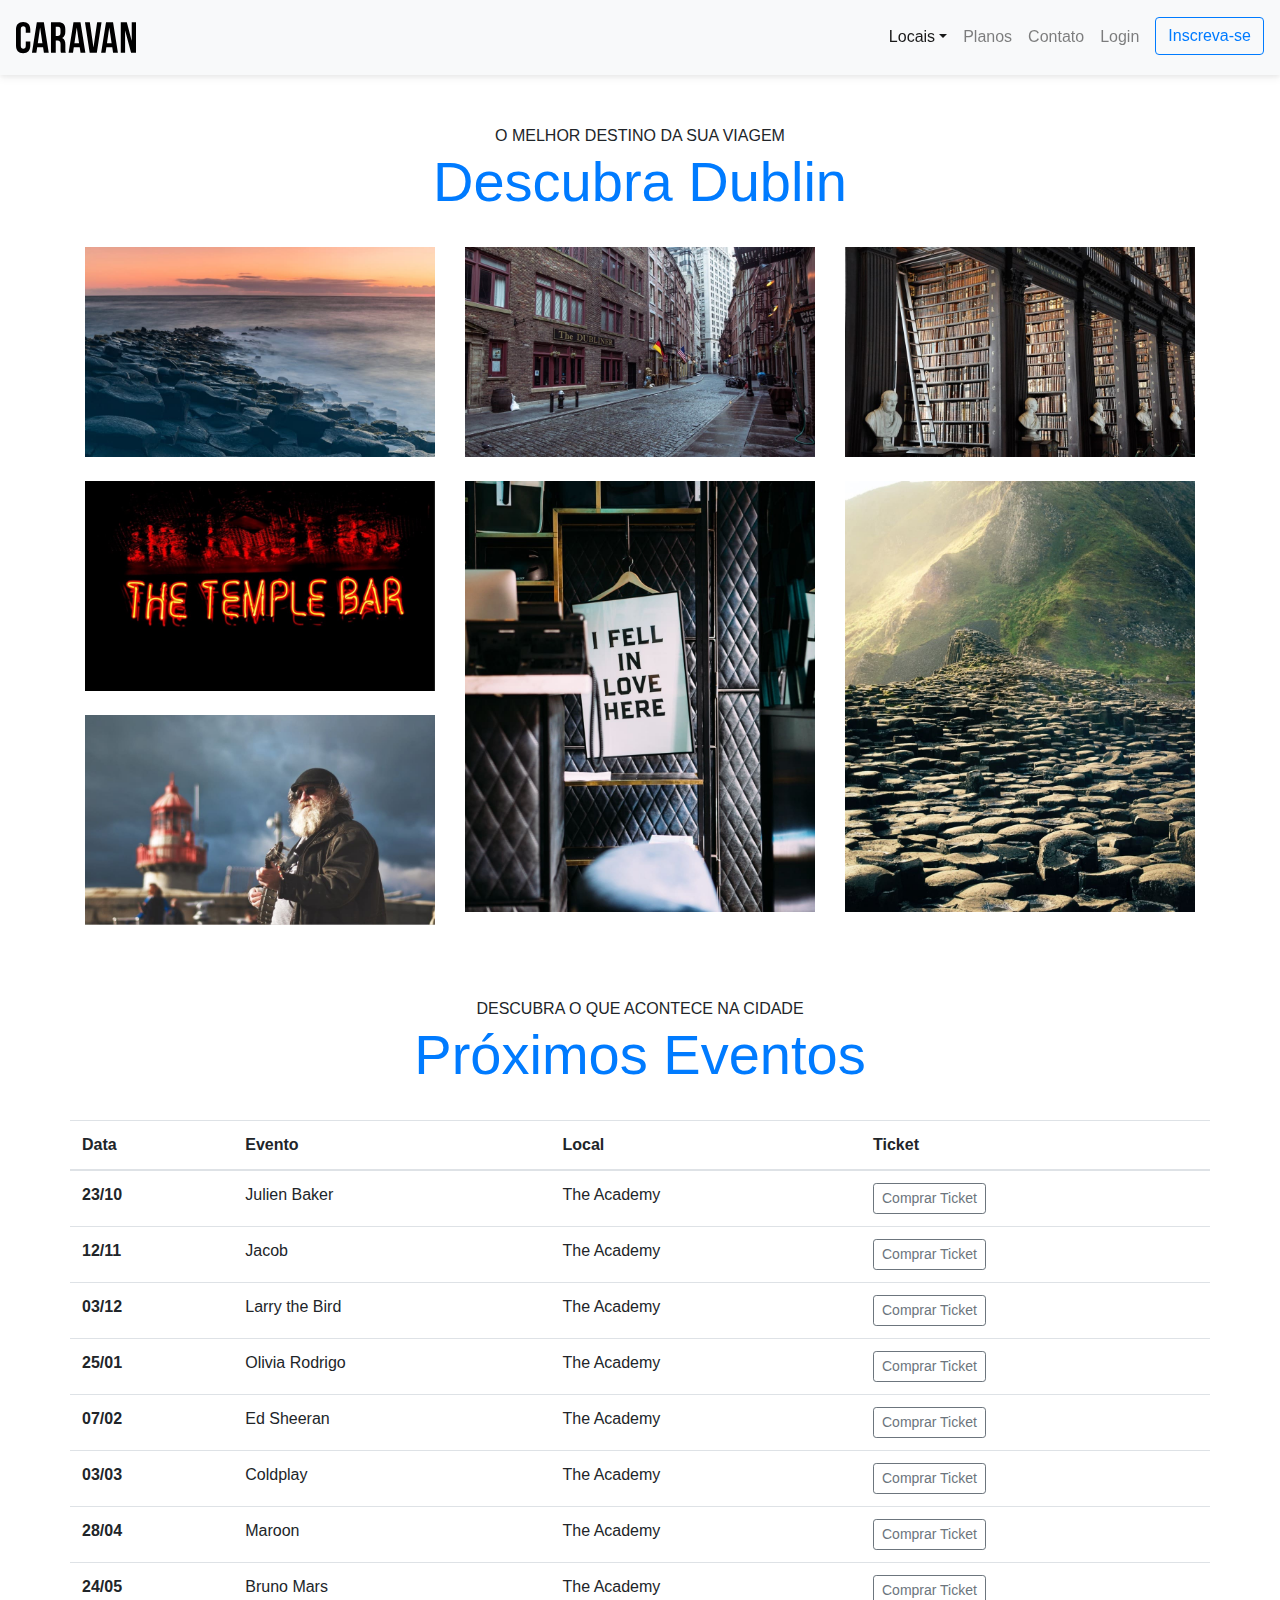
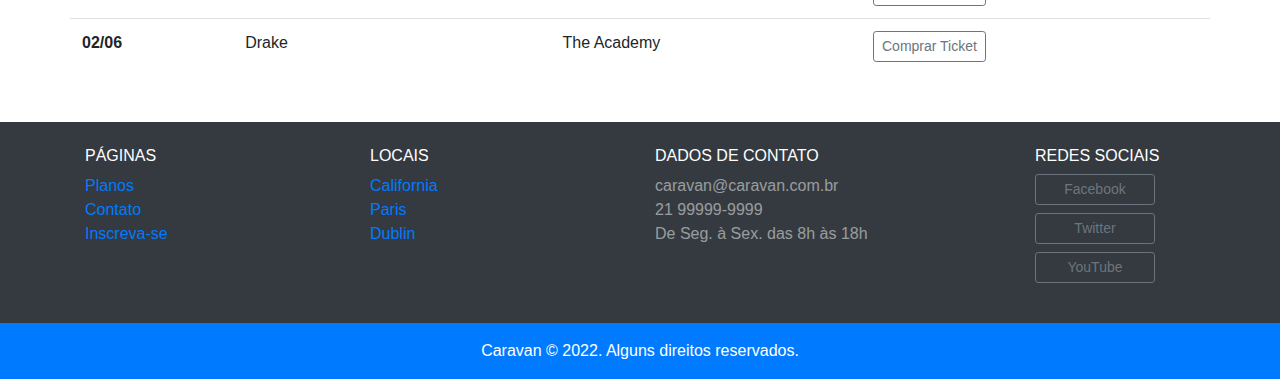
<file: local.html>
<!DOCTYPE html>
<html lang="pt-br">

<head>
  <meta charset="UTF-8">
  <meta http-equiv="X-UA-Compatible" content="IE=edge">
  <meta name="viewport" content="width=device-width, initial-scale=1.0">
  <link rel="stylesheet" href="css/bootstrap.css">
  <link rel="stylesheet" href="css/style.css">
  <link rel="shortcut icon" href="img/favicon.ico" type="image/x-icon">
  <title>Caravan - Local</title>
</head>

<body>

  <header>
    <!-- Modal do login -->
    <div class="modal fade" id="staticBackdrop" data-backdrop="static" data-keyboard="false" tabindex="-1"
      aria-labelledby="staticBackdropLabel" aria-hidden="true">
      <div class="modal-dialog">
        <div class="modal-content">
          <div class="modal-header">
            <h5 class="modal-title" id="staticBackdropLabel">Entre na Sua Conta</h5>
            <button type="button" class="close" data-dismiss="modal" aria-label="Close">
              <span aria-hidden="true">&times;</span>
            </button>
          </div>
          <form class="m-3">
            <div class="form-group">
              <label for="exampleInputEmail1">Email</label>
              <input type="email" class="form-control" id="exampleInputEmail1" aria-describedby="emailHelp">
            </div>
            <div class="form-group">
              <label for="exampleInputPassword1">Senha</label>
              <input type="password" class="form-control" id="exampleInputPassword1">
              <small id="emailHelp" class="form-text text-muted">Esqueceu a senha? <a href="#">Clique aqui.</a></small>
            </div>
            <button type="submit" class="btn btn-primary">Entrar na Conta</button>
          </form>
        </div>
      </div>
    </div>

    <nav class="navbar navbar-expand-md navbar-light bg-light fixed-top py-3 box-shadow">
      <a class="navbar-brand" href="index.html"><img src="img/caravan.svg" alt="logo do site"></a>
      <button class="navbar-toggler" type="button" data-toggle="collapse" data-target="#navbarSupportedContent"
        aria-controls="navbarSupportedContent" aria-expanded="false" aria-label="Toggle navigation">
        <span class="navbar-toggler-icon"></span>
      </button>

      <div class="collapse navbar-collapse" id="navbarSupportedContent">
        <ul class="navbar-nav ml-auto">
          <li class="nav-item dropdown">
            <a class="nav-link dropdown-toggle active" href="local.html" role="button" data-toggle="dropdown"
              aria-expanded="false">Locais</a>
            <div class="dropdown-menu">
              <a class="dropdown-item" href="local.html">California</a>
              <a class="dropdown-item" href="local.html">Paris</a>
              <a class="dropdown-item" href="local.html">Dublin</a>
            </div>
          </li>
          <li class="nav-item">
            <a class="nav-link" href="planos.html">Planos</a>
          </li>
          <li class="nav-item">
            <a class="nav-link" href="contato.html">Contato</a>
          </li>
          <li class="nav-item">
            <a class="nav-link" data-toggle="modal" data-target="#staticBackdrop" href="#">Login</a>
          </li>
          <li class="nav-item">
            <a class="btn btn-outline-primary ml-md-2" href="inscricao.html">Inscreva-se</a>
          </li>
        </ul>
      </div>
    </nav>
  </header>

  <section class="container text-center py-4">
    <div class="text-center py-4">
      <span class="h6">O MELHOR DESTINO DA SUA VIAGEM</span>
      <h1 class="display-4 text-primary">Descubra Dublin</h1>
    </div>

    <div class="row">
      <div class="col-md">
        <img class="img-fluid mb-4" src="img/local/foto-1.jpg" alt="Foto1">
        <img class="img-fluid mb-4" src="img/local/foto-2.jpg" alt="Foto2">
        <img class="img-fluid mb-4" src="img/local/foto-3.jpg" alt="foto3">
      </div>
      <div class="col-md">
        <img class="img-fluid mb-4" src="img/local/foto-4.jpg" alt="foto4">
        <img class="img-fluid mb-4" src="img/local/foto-5.jpg" alt="foto5">
      </div>
      <div class="col-md">
        <img class="img-fluid mb-4" src="img/local/foto-6.jpg" alt="foto6">
        <img class="img-fluid mb-4" src="img/local/foto-7.jpg" alt="foto7">
      </div>
    </div>
  </section>

  <section>
    <div class="text-center py-4">
      <span class="h6">DESCUBRA O QUE ACONTECE NA CIDADE</span>
      <h2 class="display-4 text-primary">Próximos Eventos</h2>
    </div>

    <table class="container table-responsive-sm table table-hover">
      <thead>
        <tr>
          <th scope="col">Data</th>
          <th scope="col">Evento</th>
          <th scope="col">Local</th>
          <th scope="col">Ticket</th>
        </tr>
      </thead>
      <tbody>
        <tr>
          <th scope="row">23/10</th>
          <td>Julien Baker</td>
          <td>The Academy</td>
          <td><button type="button" class="btn btn-outline-secondary btn-sm">Comprar Ticket</button></td>
        </tr>
        <tr>
          <th scope="row">12/11</th>
          <td>Jacob</td>
          <td>The Academy</td>
          <td><button type="button" class="btn btn-outline-secondary btn-sm">Comprar Ticket</button></td>
        </tr>
        <tr>
          <th scope="row">03/12</th>
          <td>Larry the Bird</td>
          <td>The Academy</td>
          <td><button type="button" class="btn btn-outline-secondary btn-sm">Comprar Ticket</button></td>
        </tr>
        <tr>
          <th scope="row">25/01</th>
          <td>Olivia Rodrigo</td>
          <td>The Academy</td>
          <td><button type="button" class="btn btn-outline-secondary btn-sm">Comprar Ticket</button></td>
        </tr>
        <tr>
          <th scope="row">07/02</th>
          <td>Ed Sheeran</td>
          <td>The Academy</td>
          <td><button type="button" class="btn btn-outline-secondary btn-sm">Comprar Ticket</button></td>
        </tr>
        <tr>
          <th scope="row">03/03</th>
          <td>Coldplay</td>
          <td>The Academy</td>
          <td><button type="button" class="btn btn-outline-secondary btn-sm">Comprar Ticket</button></td>
        </tr>
        <tr>
          <th scope="row">28/04</th>
          <td>Maroon</td>
          <td>The Academy</td>
          <td><button type="button" class="btn btn-outline-secondary btn-sm">Comprar Ticket</button></td>
        </tr>
        <tr>
          <th scope="row">24/05</th>
          <td>Bruno Mars</td>
          <td>The Academy</td>
          <td><button type="button" class="btn btn-outline-secondary btn-sm">Comprar Ticket</button></td>
        </tr>
        <tr>
          <th scope="row">02/06</th>
          <td>Drake</td>
          <td>The Academy</td>
          <td><button type="button" class="btn btn-outline-secondary btn-sm">Comprar Ticket</button></td>
        </tr>
      </tbody>
    </table>
  </section>

  <footer class="bg-dark text-white mt-5">
    <div class="container py-4">
      <div class="row">
        <div class="col-md-3 col-6">
          <h6>PÁGINAS</h6>
          <ul class="list-unstyled">
            <li><a href="#">Planos</a></li>
            <li><a href="#">Contato</a></li>
            <li><a href="#">Inscreva-se</a></li>
          </ul>
        </div>
        <div class="col-md-3 col-6">
          <h6>LOCAIS</h6>
          <ul class="list-unstyled">
            <li><a href="#">California</a></li>
            <li><a href="#">Paris</a></li>
            <li><a href="#">Dublin</a></li>
          </ul>
        </div>
        <div class="col-md-4">
          <h6>DADOS DE CONTATO</h6>
          <ul class="list-unstyled text-white-50">
            <li>caravan@caravan.com.br</li>
            <li>21 99999-9999</li>
            <li>De Seg. à Sex. das 8h às 18h</li>
          </ul>
        </div>
        <div class="col-md-2">
          <h6>REDES SOCIAIS</h6>
          <ul class="list-unstyled">
            <li><button type="button" class="btn btn-outline-secondary btn-sm mb-2"
                style="width: 120px;">Facebook</button></li>
            <li><button type="button" class="btn btn-outline-secondary btn-sm mb-2"
                style="width: 120px;">Twitter</button></li>
            <li><button type="button" class="btn btn-outline-secondary btn-sm" style="width: 120px;">YouTube</button>
            </li>
          </ul>
        </div>
      </div>
    </div>
    <div>
      <p class="bg-primary py-3 mb-0 text-center">Caravan © 2022. Alguns direitos reservados.</p>
    </div>
  </footer>

  <script src="js/jquery.js"></script>
  <script src="js/bootstrap.bundle.js"></script>
  <script src="js/bootstrap.min.js"></script>
  <script src="js/app.js"></script>
</body>

</html>
</file>
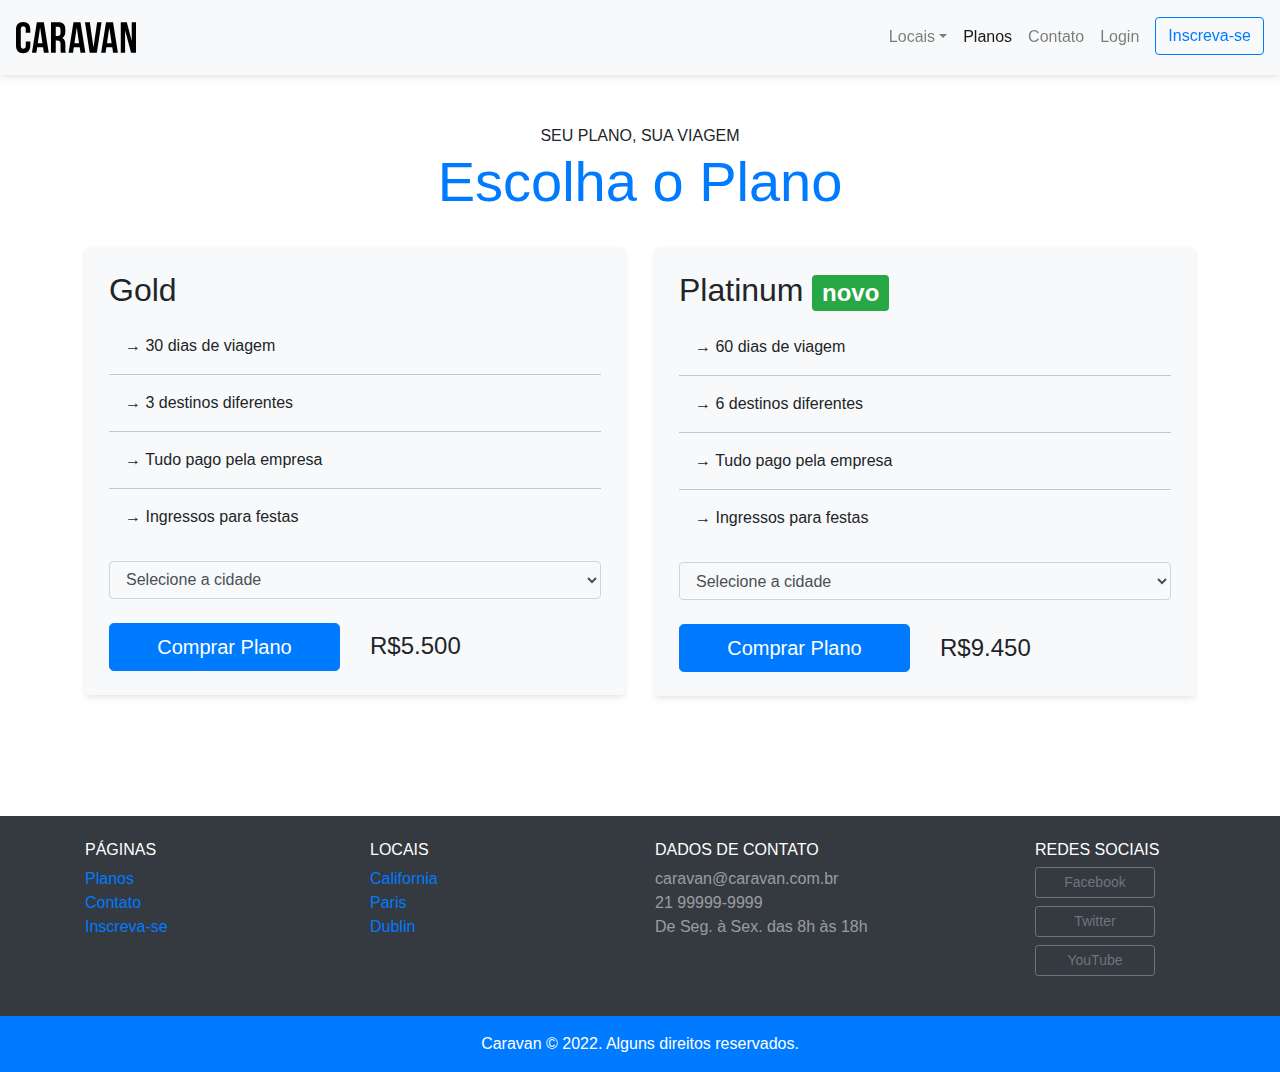
<file: planos.html>
<!DOCTYPE html>
<html lang="pt-br">

<head>
  <meta charset="UTF-8">
  <meta http-equiv="X-UA-Compatible" content="IE=edge">
  <meta name="viewport" content="width=device-width, initial-scale=1.0">
  <link rel="stylesheet" href="css/bootstrap.css">
  <link rel="stylesheet" href="css/style.css">
  <link rel="shortcut icon" href="img/favicon.ico" type="image/x-icon">
  <title>Caravan - Planos</title>
</head>

<body>

  <header>
    <!-- Modal do login -->
    <div class="modal fade" id="staticBackdrop" data-backdrop="static" data-keyboard="false" tabindex="-1"
      aria-labelledby="staticBackdropLabel" aria-hidden="true">
      <div class="modal-dialog">
        <div class="modal-content">
          <div class="modal-header">
            <h5 class="modal-title" id="staticBackdropLabel">Entre na Sua Conta</h5>
            <button type="button" class="close" data-dismiss="modal" aria-label="Close">
              <span aria-hidden="true">&times;</span>
            </button>
          </div>
          <form class="m-3">
            <div class="form-group">
              <label for="exampleInputEmail1">Email</label>
              <input type="email" class="form-control" id="exampleInputEmail1" aria-describedby="emailHelp">
            </div>
            <div class="form-group">
              <label for="exampleInputPassword1">Senha</label>
              <input type="password" class="form-control" id="exampleInputPassword1">
              <small id="emailHelp" class="form-text text-muted">Esqueceu a senha? <a href="#">Clique aqui.</a></small>
            </div>
            <button type="submit" class="btn btn-primary">Entrar na Conta</button>
          </form>
        </div>
      </div>
    </div>

    <nav class="navbar navbar-expand-md navbar-light bg-light fixed-top py-3 box-shadow">
      <a class="navbar-brand" href="index.html"><img src="img/caravan.svg" alt="logo do site"></a>
      <button class="navbar-toggler" type="button" data-toggle="collapse" data-target="#navbarSupportedContent"
        aria-controls="navbarSupportedContent" aria-expanded="false" aria-label="Toggle navigation">
        <span class="navbar-toggler-icon"></span>
      </button>

      <div class="collapse navbar-collapse" id="navbarSupportedContent">
        <ul class="navbar-nav ml-auto">
          <li class="nav-item dropdown">
            <a class="nav-link dropdown-toggle" href="local.html" role="button" data-toggle="dropdown"
              aria-expanded="false">Locais</a>
            <div class="dropdown-menu">
              <a class="dropdown-item" href="local.html">California</a>
              <a class="dropdown-item" href="local.html">Paris</a>
              <a class="dropdown-item" href="local.html">Dublin</a>
            </div>
          </li>
          <li class="nav-item">
            <a class="nav-link active" href="planos.html">Planos</a>
          </li>
          <li class="nav-item">
            <a class="nav-link" href="contato.html">Contato</a>
          </li>
          <li class="nav-item">
            <a class="nav-link" data-toggle="modal" data-target="#staticBackdrop" href="#">Login</a>
          </li>
          <li class="nav-item">
            <a class="btn btn-outline-primary ml-md-2" href="inscricao.html">Inscreva-se</a>
          </li>
        </ul>
      </div>
    </nav>
  </header>

  <section class="container py-4">
    <div class="text-center py-4">
      <span class="h6">SEU PLANO, SUA VIAGEM</span>
      <h1 class="display-4 text-primary">Escolha o Plano</h1>
    </div>

    <div class="row">
      <div class="col-md mb-5">
        <div class="bg-light rounded p-4 box-shadow">
          <h2>Gold</h2>
          <ul class="list-unstyled lista-plano">
            <li><span data-toggle="tooltip" data-placement="top" title="Isso mesmo! São 30 dias totais de viagem.">→ 30
                dias de viagem</span></li>
            <li>→ 3 destinos diferentes</li>
            <li>→ Tudo pago pela empresa</li>
            <li>→ Ingressos para festas</li>
          </ul>
          <div>
            <div class="form-group">
              <select class="form-control bg-light" id="imputCidade">
                <option>Selecione a cidade</option>
                <option>California</option>
                <option>Paris</option>
                <option>Dublin</option>
              </select>
            </div>
          </div>
          <div class="row align-items-center mt-4">
            <div class="col">
              <a href="inscricao.html" class="btn btn-primary btn-lg btn-block">Comprar Plano</a>
            </div>
            <div class="col">
              <span class="h4">R$5.500</span>
            </div>
          </div>
        </div>
      </div>

      <div class="col-md mb-5">
        <div class="bg-light rounded p-4 box-shadow">
          <h2>Platinum <span class="badge badge-success">novo</span></h2>
          <ul class="list-unstyled lista-plano">
            <li>→ 60 dias de viagem</li>
            <li>→ 6 destinos diferentes</li>
            <li>→ Tudo pago pela empresa</li>
            <li>→ Ingressos para festas</li>
          </ul>
          <div>
            <div class="form-group">
              <select class="form-control bg-light" id="imputCidade">
                <option>Selecione a cidade</option>
                <option>California</option>
                <option>Paris</option>
                <option>Dublin</option>
              </select>
            </div>
          </div>
          <div class="row align-items-center mt-4">
            <div class="col">
              <a href="inscricao.html" class="btn btn-primary btn-lg btn-block">Comprar Plano</a>
            </div>
            <div class="col">
              <span class="h4">R$9.450</span>
            </div>
          </div>
        </div>
      </div>
    </div>
  </section>

  <footer class="bg-dark text-white mt-5">
    <div class="container py-4">
      <div class="row">
        <div class="col-md-3 col-6">
          <h6>PÁGINAS</h6>
          <ul class="list-unstyled">
            <li><a href="#">Planos</a></li>
            <li><a href="#">Contato</a></li>
            <li><a href="#">Inscreva-se</a></li>
          </ul>
        </div>
        <div class="col-md-3 col-6">
          <h6>LOCAIS</h6>
          <ul class="list-unstyled">
            <li><a href="#">California</a></li>
            <li><a href="#">Paris</a></li>
            <li><a href="#">Dublin</a></li>
          </ul>
        </div>
        <div class="col-md-4">
          <h6>DADOS DE CONTATO</h6>
          <ul class="list-unstyled text-white-50">
            <li>caravan@caravan.com.br</li>
            <li>21 99999-9999</li>
            <li>De Seg. à Sex. das 8h às 18h</li>
          </ul>
        </div>
        <div class="col-md-2">
          <h6>REDES SOCIAIS</h6>
          <ul class="list-unstyled">
            <li><button type="button" class="btn btn-outline-secondary btn-sm mb-2"
                style="width: 120px;">Facebook</button></li>
            <li><button type="button" class="btn btn-outline-secondary btn-sm mb-2"
                style="width: 120px;">Twitter</button></li>
            <li><button type="button" class="btn btn-outline-secondary btn-sm" style="width: 120px;">YouTube</button>
            </li>
          </ul>
        </div>
      </div>
    </div>
    <div>
      <p class="bg-primary py-3 mb-0 text-center">Caravan © 2022. Alguns direitos reservados.</p>
    </div>
  </footer>

  <script src="js/jquery.js"></script>
  <script src="js/bootstrap.bundle.js"></script>
  <script src="js/bootstrap.min.js"></script>
  <script src="js/app.js"></script>
</body>

</html>
</file>
<file: css/style.css>
body {
        padding-top: 76px;
}

.box-shadow {
        box-shadow: 0 2px 4px 0 rgba(0, 0, 0, .05),
                0 4px 8px 0 rgba(0, 0, 0, .05);
}

#bg-quote {
        background-image: url(../img/bg-quote.jpg);
        background-position: center center;
        background-size: cover;
}

@media (max-width: 767px) {
        #bg-quote .display-4 {
                font-size: 2.3em;
        }

        body {
                padding-top: 0px;
        }

        .fixed-top {
                position: relative;
        }
}

.lista-plano li+li {
        border-top: 1px solid rgba(0, 0, 0, .2);
}

.lista-plano li {
        padding: 1rem;
}
</file>
